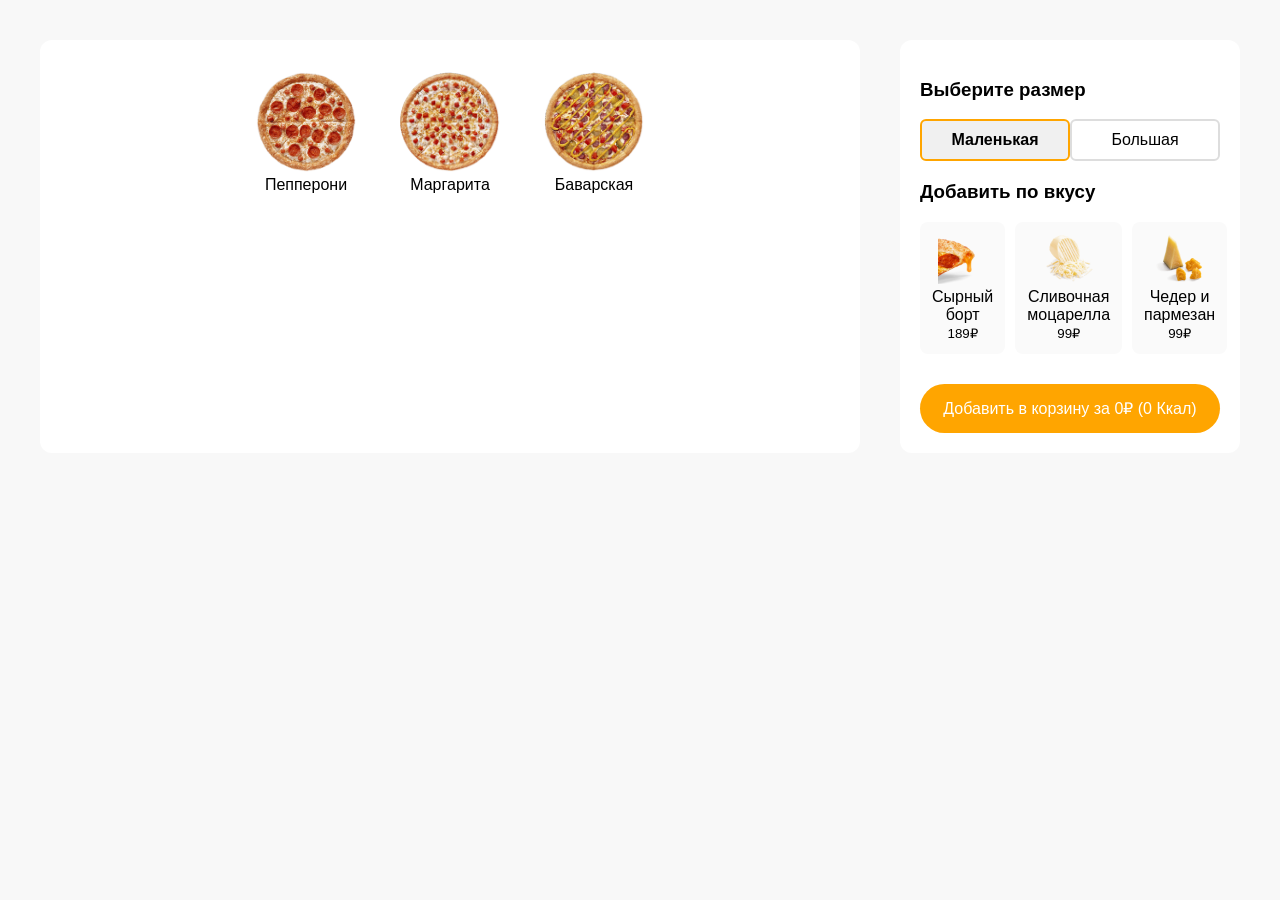
<file: Babin_13/src/index.html>
<!DOCTYPE html>
<html lang="ru">
<head>
    <meta charset="UTF-8">
    <meta name="viewport"
          content="width=device-width, user-scalable=no, initial-scale=1.0, maximum-scale=1.0, minimum-scale=1.0">
    <meta http-equiv="X-UA-Compatible" content="ie=edge">
    <title>Document</title>
    <link rel="stylesheet" href="assets/styles/style.css">
</head>
<body>
  <div class="left">
    <div class="pizza-options">
      <div class="pizza-option" data-type="Пепперони">
        <img src="assets/img/Пипирони.jpg" alt="Маргарита">
        <div>Пепперони</div>
      </div>
      <div class="pizza-option" data-type="Маргарита">
        <img src="assets/img/Маргарита.jpg" alt="Маргарита">
        <div>Маргарита</div>
      </div>
      <div class="pizza-option" data-type="Баварская">
        <img src="assets/img/Баварская.jpg" alt="Баварская">
        <div>Баварская</div>
      </div>
    </div>
  </div>
  <div class="right">
    <h3>Выберите размер</h3>
    <div class="size-toggle">
      <input type="radio" name="size" id="small" value="маленькая" checked hidden>
      <label for="small">Маленькая</label>
      <input type="radio" name="size" id="large" value="большая" hidden>
      <label for="large">Большая</label>
    </div>
    <h3>Добавить по вкусу</h3>
    <div class="addons">
      <div class="addon" data-name="сырный борт" data-price="189" data-cal="50">
        <img src="assets/img/бортик.png" alt="">
        <div>Сырный борт</div>
        <small>189₽</small>
      </div>
      <div class="addon" data-name="сливочная моцарелла" data-price="99" data-cal="20">
        <img src="assets/img/моцорелла.png" alt="">
        <div>Сливочная моцарелла</div>
        <small>99₽</small>
      </div>
      <div class="addon" data-name="чедер и пармезан" data-price="99" data-cal="20">
        <img src="assets/img/чедр.png" alt="">
        <div>Чедер и пармезан</div>
        <small>99₽</small>
      </div>
    </div>
    <button class="cart-button" id="cartButton">Добавить в корзину за 0₽ (0 Ккал)</button>
  </div>
  <script  src="index.js"></script>

</body>
</html>
</file>
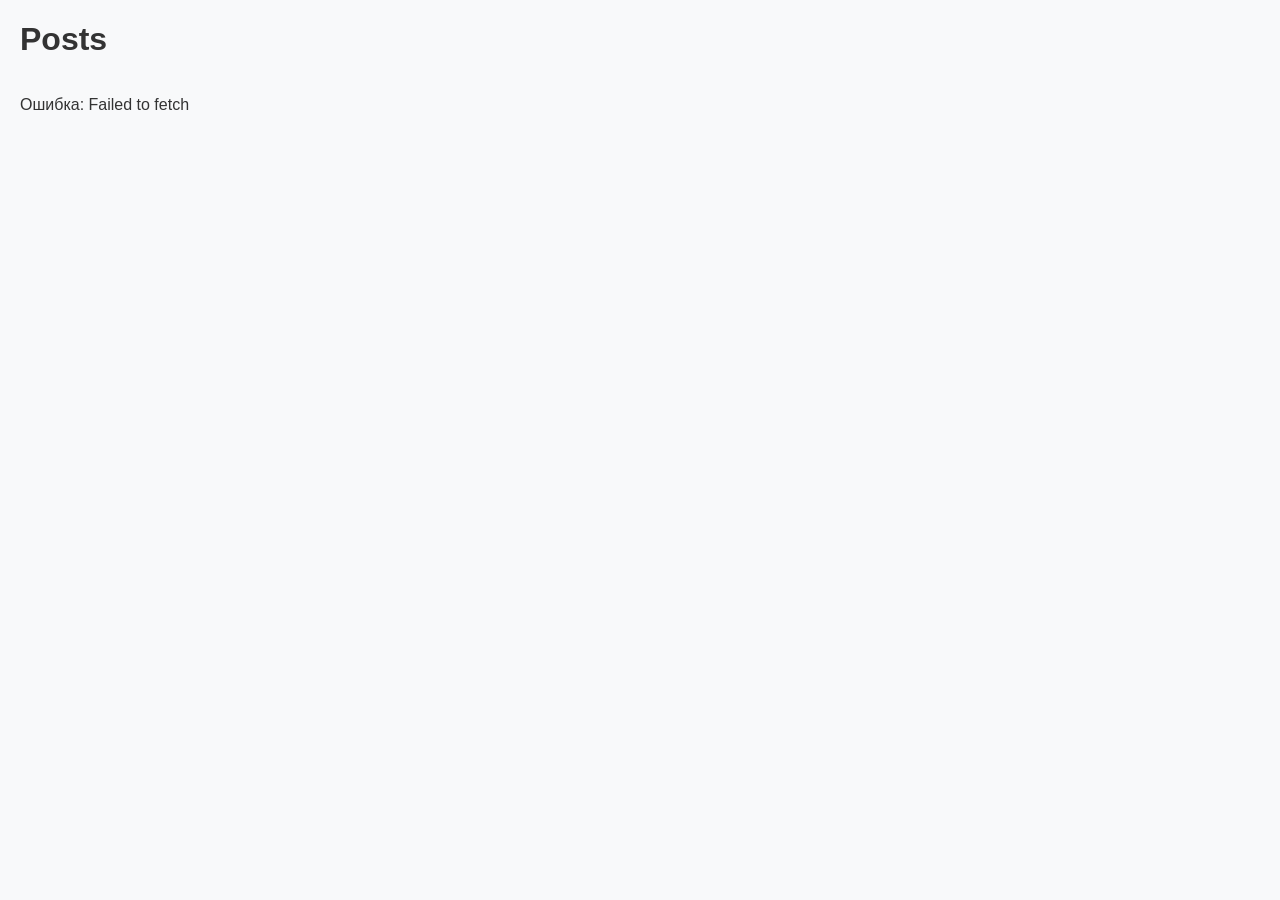
<file: Babin_14/src/index.html>
<!DOCTYPE html>
<html lang="ru">
<head>
    <meta charset="UTF-8">
    <title>Posts</title>
    <link rel="stylesheet" href="assets/styles/style.css">
</head>
<body>

<h1>Posts</h1>
<div id="posts"></div>
<div id="pagination"></div>

<script src="js/index.js" type="module"></script>
</body>
</html>


<!-- Главная страница со списком постов и пагинацией.

Детальная страница поста с комментариями.

Всё работает асинхронно через async/await.

Есть обработка ошибок. -->
</file>
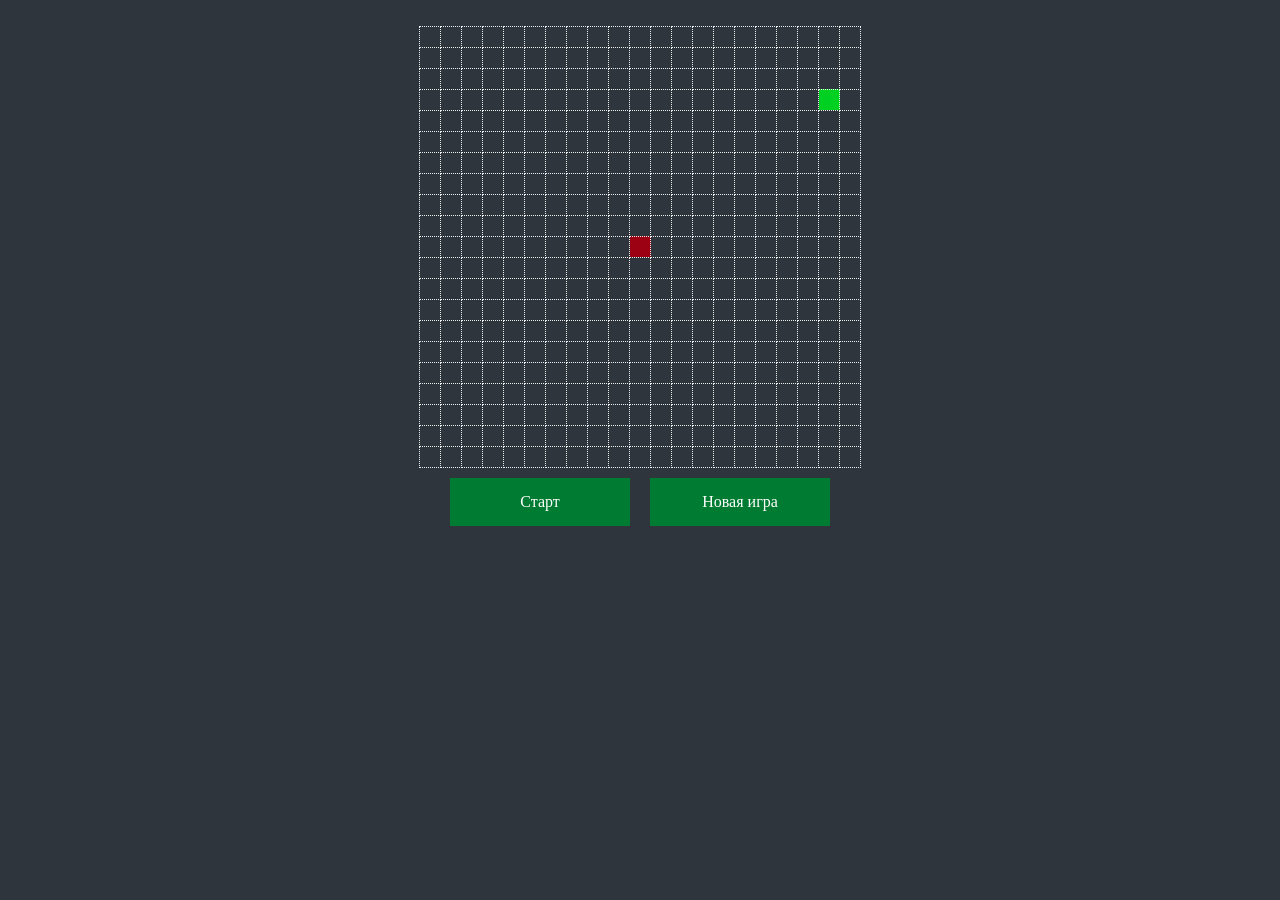
<file: lesson11/web-lesson11/src/index.html>
<!doctype html>
<html lang="ru">
  <head>
      <meta charset="UTF-8">
      <meta name="viewport"
            content="width=device-width, user-scalable=no, initial-scale=1.0, maximum-scale=1.0, minimum-scale=1.0">
      <meta http-equiv="X-UA-Compatible" content="ie=edge">
      <title>Document</title>
      <link rel="stylesheet" href="style/index.css">
  </head>
  <body>
      <main>
          <div id="game-wrap">
            <table id="game"></table>
          </div>
          <div id="menu">
            <div id="playButton" class="menuButton">Старт</div>
            <div id="newGameButton" class="menuButton">Новая игра</div>
          </div>
      </main>

      <script src="./index.js"></script>
  </body>
</html>
</file>
<file: Babin_13/src/assets/styles/style.css>
body {
    font-family: sans-serif;
    margin: 0;
    padding: 40px;
    background: #f8f8f8;
    display: flex;
    gap: 40px;
  }
  .left, .right {
    background: #fff;
    padding: 20px;
    border-radius: 12px;
  }
  .left {
    flex: 1;
    display: flex;
    flex-direction: column;
    align-items: center;
  }
  .pizza-options {
    display: flex;
    gap: 20px;
  }
  .pizza-option {
    text-align: center;
    cursor: pointer;
    border: 2px solid transparent;
    border-radius: 10px;
    padding: 10px;
    transition: border-color 0.3s;
  }
  .pizza-option.selected {
    border-color: orange;
    background: #fff5e6;
  }
  .pizza-option img {
    width: 100px;
    height: 100px;
    object-fit: cover;
    border-radius: 50%;
  }

  .right {
    width: 300px;
  }
  .size-toggle {
    display: flex;
    justify-content: space-between;
    margin-bottom: 20px;
  }
  .size-toggle label {
    flex: 1;
    text-align: center;
    border: 2px solid #ddd;
    padding: 10px;
    border-radius: 6px;
    cursor: pointer;
  }
  .size-toggle input:checked + label {
    background: #f0f0f0;
    border-color: orange;
    font-weight: bold;
  }
  .addons {
    display: flex;
    gap: 10px;
  }
  .addon {
    flex: 1;
    background: #fafafa;
    border-radius: 8px;
    text-align: center;
    padding: 10px;
    cursor: pointer;
    border: 2px solid transparent;
  }
  .addon.selected {
    border-color: orange;
    background: #fff5e6;
  }
  .addon img {
    width: 50px;
    height: 50px;
    object-fit: contain;
  }

  .cart-button {
    margin-top: 30px;
    background: orange;
    color: white;
    border: none;
    border-radius: 30px;
    padding: 15px 20px;
    font-size: 16px;
    cursor: pointer;
    width: 100%;
  }
</file>
<file: Babin_14/src/assets/styles/style.css>
body {
    font-family: Arial, sans-serif;
    margin: 20px;
    background-color: #f8f9fa;
    color: #333;
}

/* Контейнер постов */
#posts {
    display: grid;
    grid-template-columns: repeat(auto-fill, minmax(300px, 1fr));
    gap: 20px;
}

/* Одна карточка поста */
.post {
    background: white;
    padding: 20px;
    border-radius: 8px;
    box-shadow: 0 2px 6px rgba(0, 0, 0, 0.1);
}

.post h3 {
    margin-top: 0;
}

.post a {
    display: inline-block;
    margin-top: 10px;
    color: #007bff;
    text-decoration: none;
}

.post a:hover {
    text-decoration: underline;
}

/* Пагинация */
#pagination {
    margin-top: 30px;
    text-align: center;
}

#pagination button {
    margin: 0 5px;
    padding: 8px 12px;
    font-size: 16px;
    border: none;
    background-color: #007bff;
    color: white;
    border-radius: 4px;
    cursor: pointer;
}

#pagination button:disabled {
    background-color: #6c757d;
    cursor: default;
}

/* Детальная страница */
#post {
    background: white;
    padding: 20px;
    border-radius: 8px;
    box-shadow: 0 2px 6px rgba(0, 0, 0, 0.1);
    margin-bottom: 30px;
}

/* Комментарии */
#comments {
    background: white;
    padding: 20px;
    border-radius: 8px;
    box-shadow: 0 2px 6px rgba(0, 0, 0, 0.1);
}

.comment {
    margin-bottom: 20px;
}

.comment p {
    margin: 5px 0;
}
</file>
<file: lesson11/web-lesson11/src/style/index.css>
@import "snake.css";
</file>
